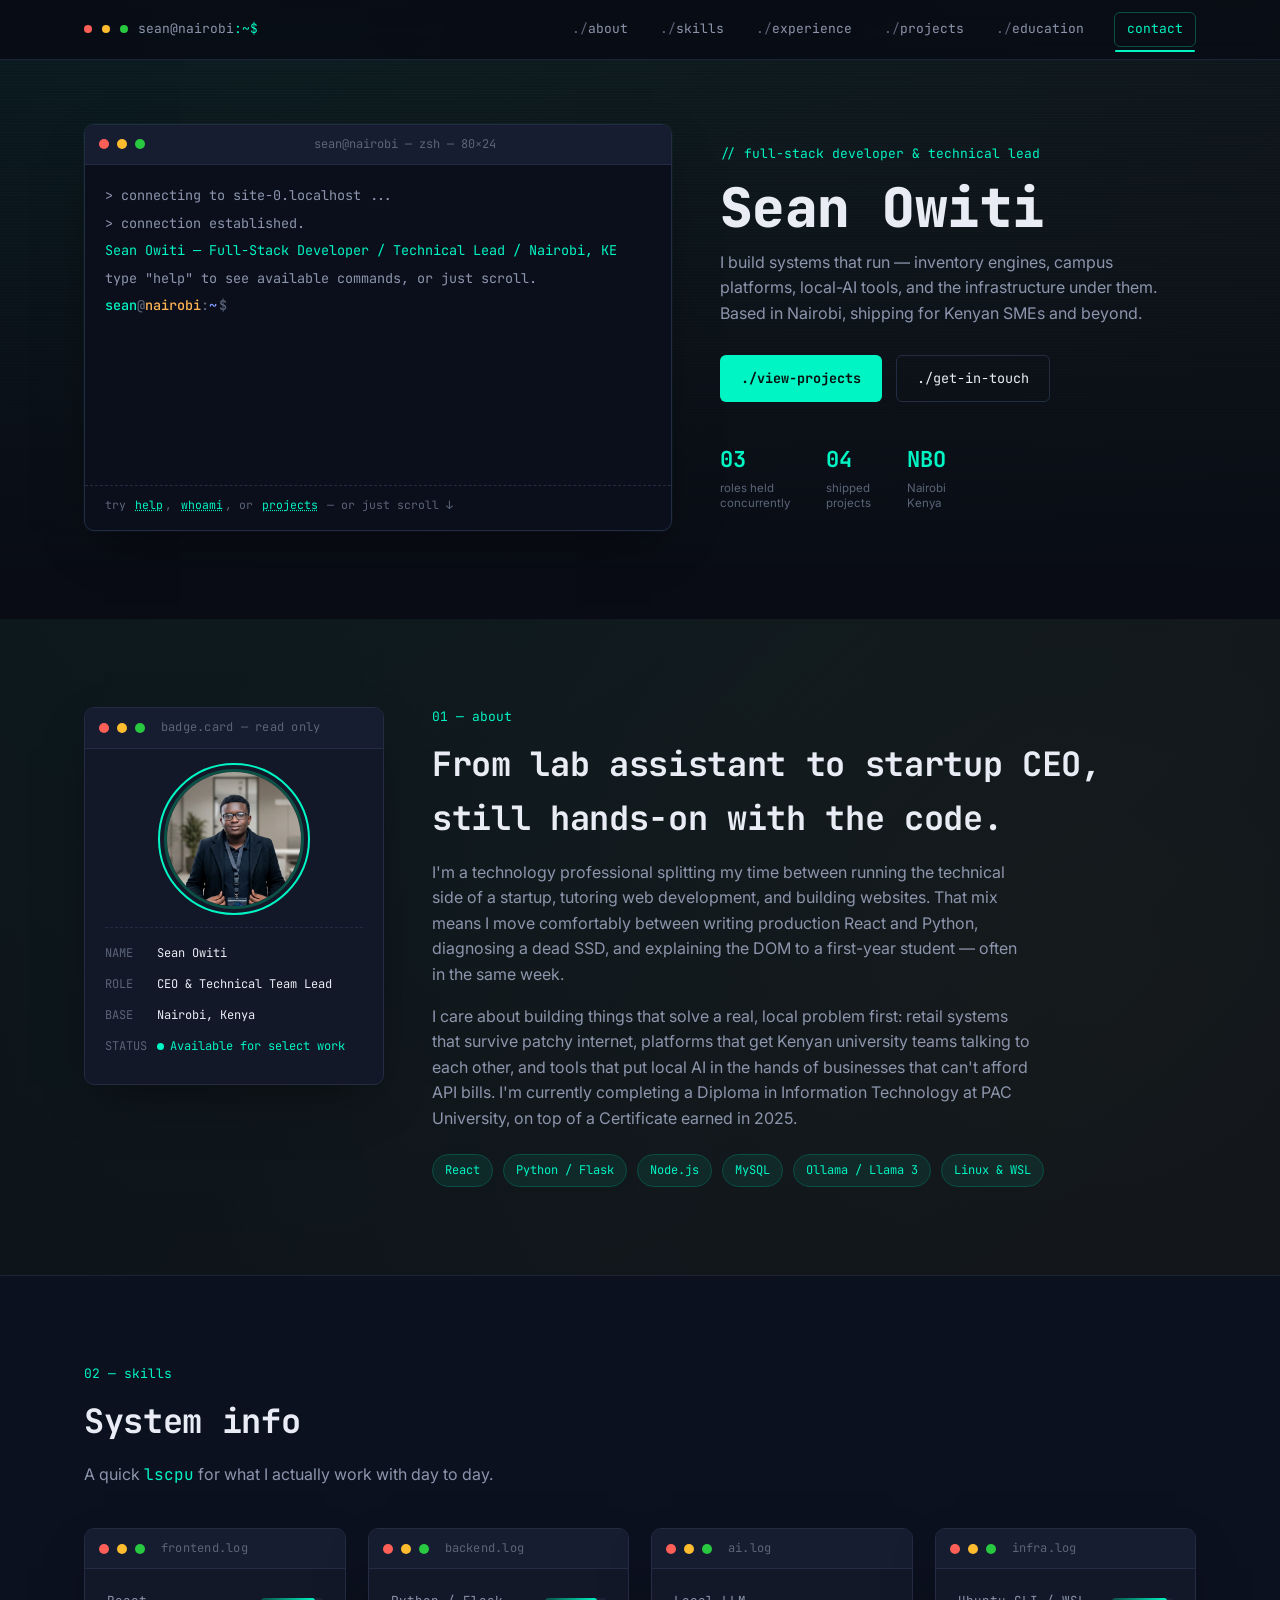
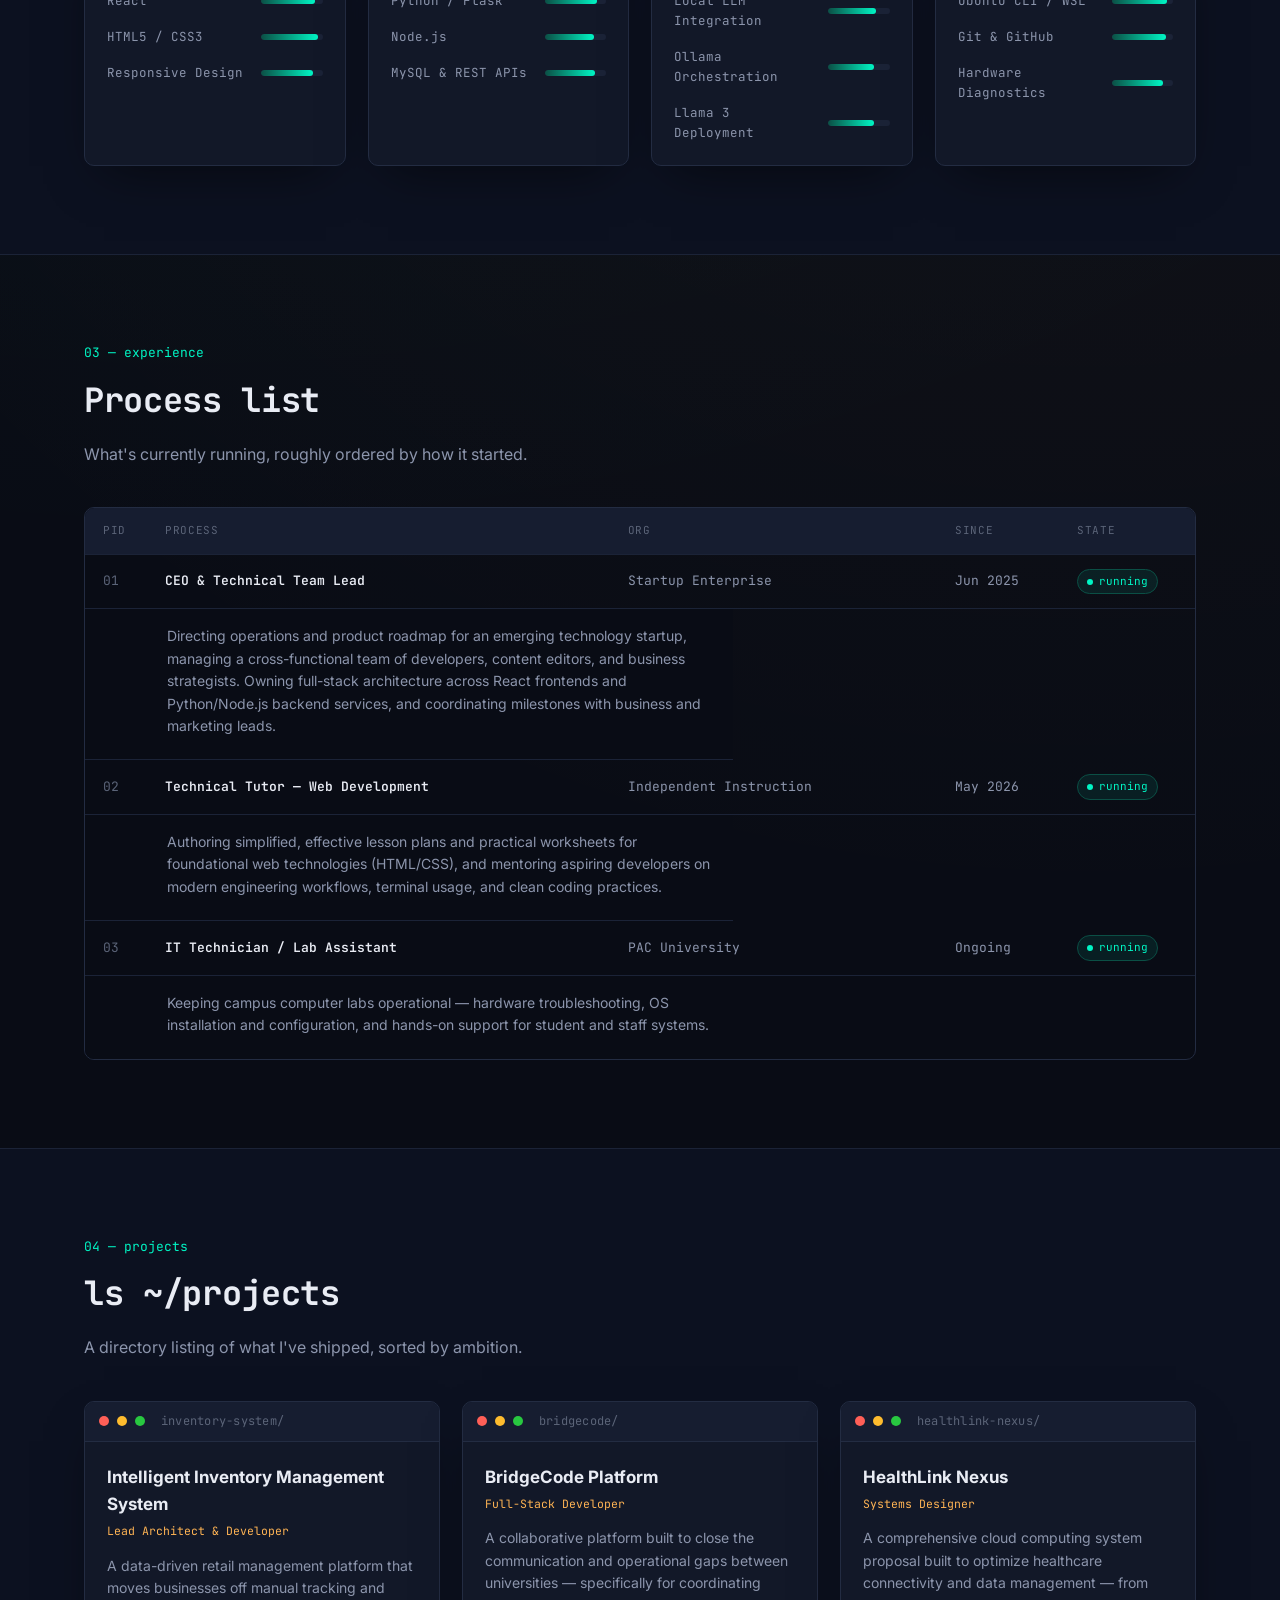
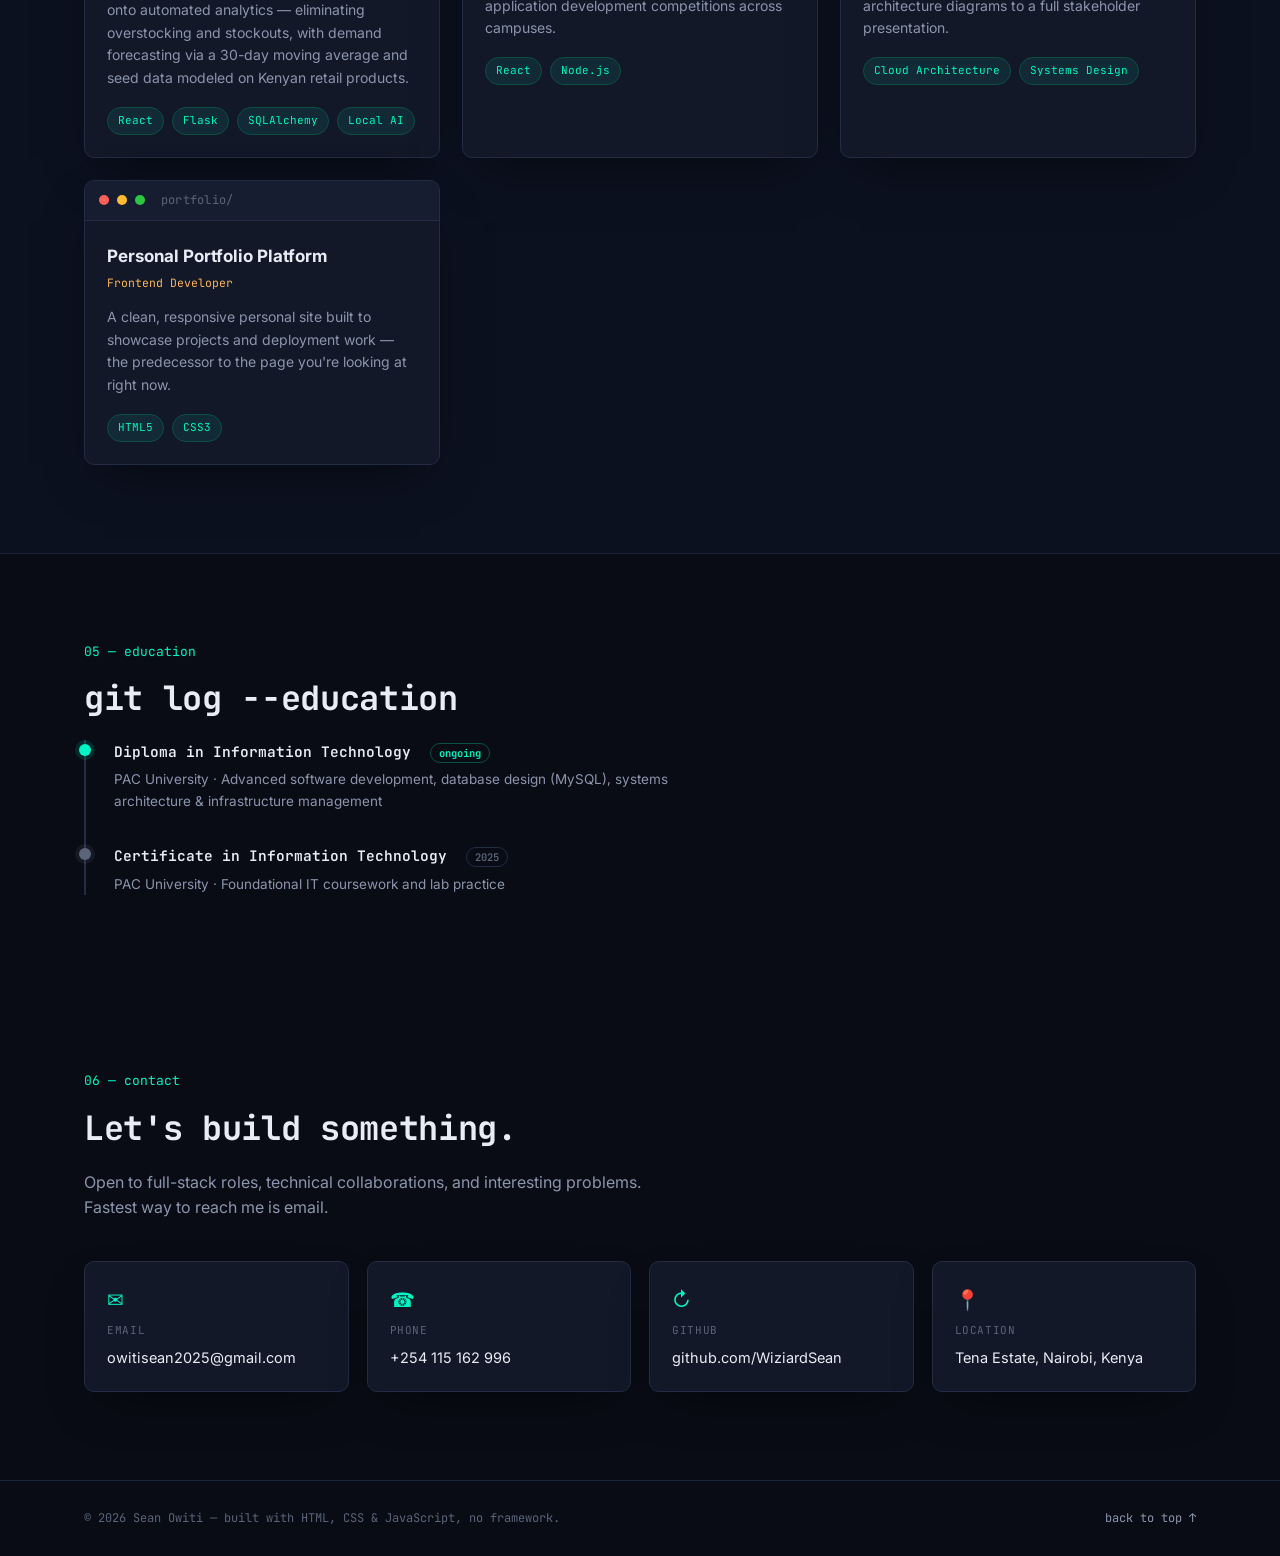
<file: index.html>
<!DOCTYPE html>
<html lang="en">
<head>
<meta charset="UTF-8">
<meta name="viewport" content="width=device-width, initial-scale=1.0">
<title>Sean Owiti — Full-Stack Developer &amp; Technical Lead</title>
<meta name="description" content="Sean Owiti — Full-stack developer, startup CEO, and IT professional based in Nairobi, Kenya.">
<link rel="preconnect" href="https://fonts.googleapis.com">
<link rel="preconnect" href="https://fonts.gstatic.com" crossorigin>
<link href="https://fonts.googleapis.com/css2?family=JetBrains+Mono:wght@400;500;600;700;800&family=Inter:wght@400;500;600;700;800&display=swap" rel="stylesheet">
<link rel="stylesheet" href="css/styles.css">
</head>
<body>

<!-- ================= NAV ================= -->
<header class="tabbar" id="tabbar">
  <div class="tabbar-inner">
    <a href="#top" class="tab-logo">
      <span class="dot dot-red"></span><span class="dot dot-yellow"></span><span class="dot dot-green"></span>
      <span class="tab-logo-text">sean@nairobi<span class="cursor-blink">:~$</span></span>
    </a>
    <nav class="tab-links" id="tab-links">
      <a href="#about" data-cmd="about">about</a>
      <a href="#skills" data-cmd="skills">skills</a>
      <a href="#experience" data-cmd="experience">experience</a>
      <a href="#projects" data-cmd="projects">projects</a>
      <a href="#education" data-cmd="education">education</a>
      <a href="#contact" data-cmd="contact" class="tab-cta">contact</a>
    </nav>
    <button class="tab-toggle" id="tab-toggle" aria-label="Toggle navigation" aria-expanded="false">
      <span></span><span></span><span></span>
    </button>
  </div>
</header>

<main id="top">

  <!-- ================= HERO / TERMINAL ================= -->
  <section class="hero" id="hero">
    <div class="hero-bg" aria-hidden="true"></div>
    <div class="hero-inner">

      <div class="terminal" id="terminal">
        <div class="terminal-titlebar">
          <span class="dot dot-red"></span><span class="dot dot-yellow"></span><span class="dot dot-green"></span>
          <span class="terminal-title">sean@nairobi — zsh — 80×24</span>
        </div>
        <div class="terminal-body" id="terminal-body" tabindex="0">
          <div class="terminal-log" id="terminal-log"></div>
          <div class="terminal-input-row">
            <span class="prompt"><span class="prompt-user">sean</span><span class="prompt-at">@</span><span class="prompt-host">nairobi</span><span class="prompt-colon">:</span><span class="prompt-path">~</span><span class="prompt-dollar">$</span></span>
            <input type="text" id="terminal-input" class="terminal-input" autocomplete="off" spellcheck="false" aria-label="Terminal command input">
            <span class="terminal-caret" aria-hidden="true"></span>
          </div>
        </div>
        <div class="terminal-hint">try <button class="hint-btn" data-fill="help">help</button>, <button class="hint-btn" data-fill="whoami">whoami</button>, or <button class="hint-btn" data-fill="projects">projects</button> — or just scroll ↓</div>
      </div>

      <div class="hero-side">
        <p class="eyebrow">// full-stack developer &amp; technical lead</p>
        <h1 class="hero-name">Sean Owiti</h1>
        <p class="hero-tagline">I build systems that run — inventory engines, campus platforms, local-AI tools, and the infrastructure under them. Based in Nairobi, shipping for Kenyan SMEs and beyond.</p>
        <div class="hero-actions">
          <a href="#projects" class="btn btn-primary">./view-projects</a>
          <a href="#contact" class="btn btn-ghost">./get-in-touch</a>
        </div>
        <div class="hero-stats">
          <div class="stat"><span class="stat-num">03</span><span class="stat-label">roles held<br>concurrently</span></div>
          <div class="stat"><span class="stat-num">04</span><span class="stat-label">shipped<br>projects</span></div>
          <div class="stat"><span class="stat-num">NBO</span><span class="stat-label">Nairobi<br>Kenya</span></div>
        </div>
      </div>

    </div>
  </section>

  <!-- ================= ABOUT ================= -->
  <section class="section" id="about">
    <div class="section-inner about-grid">
      <div class="panel id-badge">
        <div class="panel-titlebar">
          <span class="dot dot-red"></span><span class="dot dot-yellow"></span><span class="dot dot-green"></span>
          <span class="panel-title">badge.card — read only</span>
        </div>
        <div class="id-badge-body">
          <div class="id-photo-wrap">
            <img src="assets/sean.jpg" alt="Portrait of Sean Owiti" class="id-photo">
          </div>
          <div class="id-strip">
            <span class="id-label">NAME</span>
            <span class="id-value">Sean Owiti</span>
            <span class="id-label">ROLE</span>
            <span class="id-value">CEO &amp; Technical Team Lead</span>
            <span class="id-label">BASE</span>
            <span class="id-value">Nairobi, Kenya</span>
            <span class="id-label">STATUS</span>
            <span class="id-value id-status"><span class="pulse-dot"></span>Available for select work</span>
          </div>
        </div>
      </div>

      <div class="about-copy">
        <p class="section-eyebrow">01 — about</p>
        <h2 class="section-title">From lab assistant to startup CEO, still hands-on with the code.</h2>
        <p class="body-text">I'm a technology professional splitting my time between running the technical side of a startup, tutoring web development, and building websites. That mix means I move comfortably between writing production React and Python, diagnosing a dead SSD, and explaining the DOM to a first-year student — often in the same week.</p>
        <p class="body-text">I care about building things that solve a real, local problem first: retail systems that survive patchy internet, platforms that get Kenyan university teams talking to each other, and tools that put local AI in the hands of businesses that can't afford API bills. I'm currently completing a Diploma in Information Technology at PAC University, on top of a Certificate earned in 2025.</p>
        <div class="about-tags">
          <span class="tag">React</span>
          <span class="tag">Python / Flask</span>
          <span class="tag">Node.js</span>
          <span class="tag">MySQL</span>
          <span class="tag">Ollama / Llama 3</span>
          <span class="tag">Linux &amp; WSL</span>
        </div>
      </div>
    </div>
  </section>

  <!-- ================= SKILLS ================= -->
  <section class="section section-alt" id="skills">
    <div class="section-inner">
      <p class="section-eyebrow">02 — skills</p>
      <h2 class="section-title">System info</h2>
      <p class="section-sub">A quick <code>lscpu</code> for what I actually work with day to day.</p>

      <div class="skills-grid">
        <div class="panel skill-panel">
          <div class="panel-titlebar"><span class="dot dot-red"></span><span class="dot dot-yellow"></span><span class="dot dot-green"></span><span class="panel-title">frontend.log</span></div>
          <div class="panel-body">
            <ul class="skill-list">
              <li><span class="skill-name">React</span><span class="skill-bar"><span style="width:88%"></span></span></li>
              <li><span class="skill-name">HTML5 / CSS3</span><span class="skill-bar"><span style="width:92%"></span></span></li>
              <li><span class="skill-name">Responsive Design</span><span class="skill-bar"><span style="width:85%"></span></span></li>
            </ul>
          </div>
        </div>

        <div class="panel skill-panel">
          <div class="panel-titlebar"><span class="dot dot-red"></span><span class="dot dot-yellow"></span><span class="dot dot-green"></span><span class="panel-title">backend.log</span></div>
          <div class="panel-body">
            <ul class="skill-list">
              <li><span class="skill-name">Python / Flask</span><span class="skill-bar"><span style="width:86%"></span></span></li>
              <li><span class="skill-name">Node.js</span><span class="skill-bar"><span style="width:80%"></span></span></li>
              <li><span class="skill-name">MySQL &amp; REST APIs</span><span class="skill-bar"><span style="width:82%"></span></span></li>
            </ul>
          </div>
        </div>

        <div class="panel skill-panel">
          <div class="panel-titlebar"><span class="dot dot-red"></span><span class="dot dot-yellow"></span><span class="dot dot-green"></span><span class="panel-title">ai.log</span></div>
          <div class="panel-body">
            <ul class="skill-list">
              <li><span class="skill-name">Local LLM Integration</span><span class="skill-bar"><span style="width:78%"></span></span></li>
              <li><span class="skill-name">Ollama Orchestration</span><span class="skill-bar"><span style="width:75%"></span></span></li>
              <li><span class="skill-name">Llama 3 Deployment</span><span class="skill-bar"><span style="width:74%"></span></span></li>
            </ul>
          </div>
        </div>

        <div class="panel skill-panel">
          <div class="panel-titlebar"><span class="dot dot-red"></span><span class="dot dot-yellow"></span><span class="dot dot-green"></span><span class="panel-title">infra.log</span></div>
          <div class="panel-body">
            <ul class="skill-list">
              <li><span class="skill-name">Ubuntu CLI / WSL</span><span class="skill-bar"><span style="width:90%"></span></span></li>
              <li><span class="skill-name">Git &amp; GitHub</span><span class="skill-bar"><span style="width:88%"></span></span></li>
              <li><span class="skill-name">Hardware Diagnostics</span><span class="skill-bar"><span style="width:83%"></span></span></li>
            </ul>
          </div>
        </div>
      </div>
    </div>
  </section>

  <!-- ================= EXPERIENCE ================= -->
  <section class="section" id="experience">
    <div class="section-inner">
      <p class="section-eyebrow">03 — experience</p>
      <h2 class="section-title">Process list</h2>
      <p class="section-sub">What's currently running, roughly ordered by how it started.</p>

      <div class="proc-table">
        <div class="proc-row proc-header">
          <span>PID</span><span>PROCESS</span><span>ORG</span><span>SINCE</span><span>STATE</span>
        </div>

        <div class="proc-row">
          <span class="proc-pid">01</span>
          <span class="proc-name">CEO &amp; Technical Team Lead</span>
          <span class="proc-org">Startup Enterprise</span>
          <span class="proc-since">Jun 2025</span>
          <span class="proc-state proc-running">running</span>
        </div>
        <div class="proc-detail">Directing operations and product roadmap for an emerging technology startup, managing a cross-functional team of developers, content editors, and business strategists. Owning full-stack architecture across React frontends and Python/Node.js backend services, and coordinating milestones with business and marketing leads.</div>

        <div class="proc-row">
          <span class="proc-pid">02</span>
          <span class="proc-name">Technical Tutor — Web Development</span>
          <span class="proc-org">Independent Instruction</span>
          <span class="proc-since">May 2026</span>
          <span class="proc-state proc-running">running</span>
        </div>
        <div class="proc-detail">Authoring simplified, effective lesson plans and practical worksheets for foundational web technologies (HTML/CSS), and mentoring aspiring developers on modern engineering workflows, terminal usage, and clean coding practices.</div>

        <div class="proc-row">
          <span class="proc-pid">03</span>
          <span class="proc-name">IT Technician / Lab Assistant</span>
          <span class="proc-org">PAC University</span>
          <span class="proc-since">Ongoing</span>
          <span class="proc-state proc-running">running</span>
        </div>
        <div class="proc-detail">Keeping campus computer labs operational — hardware troubleshooting, OS installation and configuration, and hands-on support for student and staff systems.</div>
      </div>
    </div>
  </section>

  <!-- ================= PROJECTS ================= -->
  <section class="section section-alt" id="projects">
    <div class="section-inner">
      <p class="section-eyebrow">04 — projects</p>
      <h2 class="section-title">ls ~/projects</h2>
      <p class="section-sub">A directory listing of what I've shipped, sorted by ambition.</p>

      <div class="projects-grid">

        <article class="panel project-card">
          <div class="panel-titlebar"><span class="dot dot-red"></span><span class="dot dot-yellow"></span><span class="dot dot-green"></span><span class="panel-title">inventory-system/</span></div>
          <div class="panel-body">
            <h3 class="project-title">Intelligent Inventory Management System</h3>
            <p class="project-role">Lead Architect &amp; Developer</p>
            <p class="project-desc">A data-driven retail management platform that moves businesses off manual tracking and onto automated analytics — eliminating overstocking and stockouts, with demand forecasting via a 30-day moving average and seed data modeled on Kenyan retail products.</p>
            <div class="project-stack">
              <span class="tag tag-sm">React</span><span class="tag tag-sm">Flask</span><span class="tag tag-sm">SQLAlchemy</span><span class="tag tag-sm">Local AI</span>
            </div>
          </div>
        </article>

        <article class="panel project-card">
          <div class="panel-titlebar"><span class="dot dot-red"></span><span class="dot dot-yellow"></span><span class="dot dot-green"></span><span class="panel-title">bridgecode/</span></div>
          <div class="panel-body">
            <h3 class="project-title">BridgeCode Platform</h3>
            <p class="project-role">Full-Stack Developer</p>
            <p class="project-desc">A collaborative platform built to close the communication and operational gaps between universities — specifically for coordinating application development competitions across campuses.</p>
            <div class="project-stack">
              <span class="tag tag-sm">React</span><span class="tag tag-sm">Node.js</span>
            </div>
          </div>
        </article>

        <article class="panel project-card">
          <div class="panel-titlebar"><span class="dot dot-red"></span><span class="dot dot-yellow"></span><span class="dot dot-green"></span><span class="panel-title">healthlink-nexus/</span></div>
          <div class="panel-body">
            <h3 class="project-title">HealthLink Nexus</h3>
            <p class="project-role">Systems Designer</p>
            <p class="project-desc">A comprehensive cloud computing system proposal built to optimize healthcare connectivity and data management — from architecture diagrams to a full stakeholder presentation.</p>
            <div class="project-stack">
              <span class="tag tag-sm">Cloud Architecture</span><span class="tag tag-sm">Systems Design</span>
            </div>
          </div>
        </article>

        <article class="panel project-card">
          <div class="panel-titlebar"><span class="dot dot-red"></span><span class="dot dot-yellow"></span><span class="dot dot-green"></span><span class="panel-title">portfolio/</span></div>
          <div class="panel-body">
            <h3 class="project-title">Personal Portfolio Platform</h3>
            <p class="project-role">Frontend Developer</p>
            <p class="project-desc">A clean, responsive personal site built to showcase projects and deployment work — the predecessor to the page you're looking at right now.</p>
            <div class="project-stack">
              <span class="tag tag-sm">HTML5</span><span class="tag tag-sm">CSS3</span>
            </div>
          </div>
        </article>

      </div>
    </div>
  </section>

  <!-- ================= EDUCATION ================= -->
  <section class="section" id="education">
    <div class="section-inner">
      <p class="section-eyebrow">05 — education</p>
      <h2 class="section-title">git log --education</h2>

      <div class="commit-line">
        <div class="commit">
          <span class="commit-dot"></span>
          <div class="commit-body">
            <p class="commit-msg">Diploma in Information Technology <span class="commit-tag">ongoing</span></p>
            <p class="commit-meta">PAC University · Advanced software development, database design (MySQL), systems architecture &amp; infrastructure management</p>
          </div>
        </div>
        <div class="commit">
          <span class="commit-dot commit-dot-done"></span>
          <div class="commit-body">
            <p class="commit-msg">Certificate in Information Technology <span class="commit-tag commit-tag-done">2025</span></p>
            <p class="commit-meta">PAC University · Foundational IT coursework and lab practice</p>
          </div>
        </div>
      </div>
    </div>
  </section>

  <!-- ================= CONTACT ================= -->
  <section class="section section-contact" id="contact">
    <div class="section-inner">
      <p class="section-eyebrow">06 — contact</p>
      <h2 class="section-title">Let's build something.</h2>
      <p class="section-sub">Open to full-stack roles, technical collaborations, and interesting problems. Fastest way to reach me is email.</p>

      <div class="contact-grid">
        <a class="panel contact-card" href="mailto:owitisean2025@gmail.com">
          <span class="contact-icon" aria-hidden="true">&#9993;</span>
          <span class="contact-label">Email</span>
          <span class="contact-value">owitisean2025@gmail.com</span>
        </a>
        <a class="panel contact-card" href="tel:+254115162996">
          <span class="contact-icon" aria-hidden="true">&#9742;</span>
          <span class="contact-label">Phone</span>
          <span class="contact-value">+254 115 162 996</span>
        </a>
        <a class="panel contact-card" href="https://github.com/WiziardSean" target="_blank" rel="noopener">
          <span class="contact-icon" aria-hidden="true">&#8635;</span>
          <span class="contact-label">GitHub</span>
          <span class="contact-value">github.com/WiziardSean</span>
        </a>
        <div class="panel contact-card contact-card-static">
          <span class="contact-icon" aria-hidden="true">&#128205;</span>
          <span class="contact-label">Location</span>
          <span class="contact-value">Tena Estate, Nairobi, Kenya</span>
        </div>
      </div>
    </div>
  </section>

</main>

<footer class="footer">
  <div class="section-inner footer-inner">
    <span>&copy; <span id="year"></span> Sean Owiti — built with HTML, CSS &amp; JavaScript, no framework.</span>
    <a href="#top" class="footer-top">back to top ↑</a>
  </div>
</footer>

<script src="js/script.js"></script>
</body>
</html>
</file>
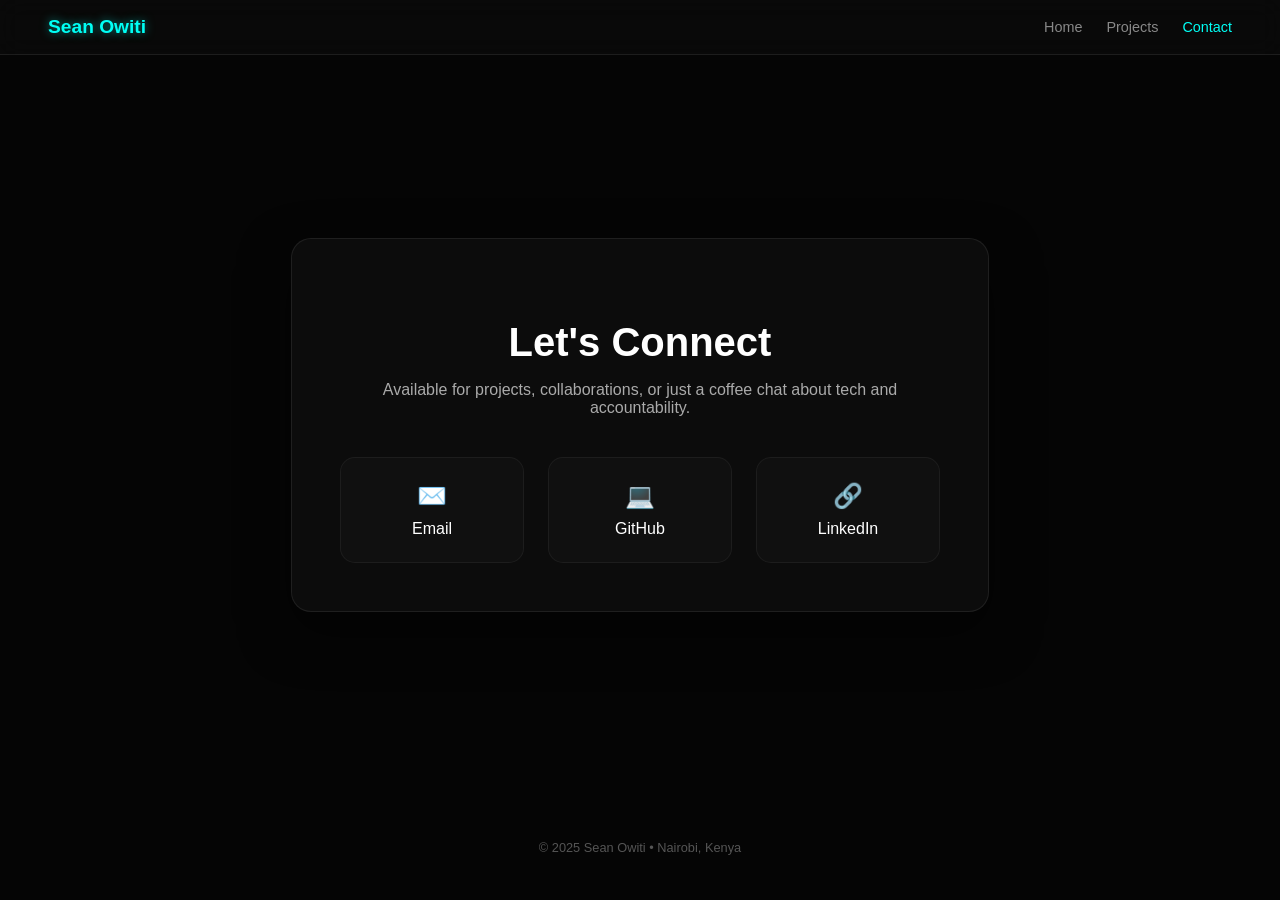
<file: contact.html>
<!DOCTYPE html>
<html lang="en">
<head>
  <meta charset="UTF-8" />
  <meta name="viewport" content="width=device-width, initial-scale=1.0" />
  <title>Contact | Sean Owiti</title>
  <style>
    body {
      background: #050505;
      color: #eaeaea;
      font-family: "Poppins", sans-serif;
      margin: 0;
      display: flex;
      flex-direction: column;
      min-height: 100vh;
    }

    header {
      background: rgba(255, 255, 255, 0.02);
      backdrop-filter: blur(12px);
      border-bottom: 1px solid rgba(255, 255, 255, 0.08);
      padding: 1rem 3rem;
      position: sticky;
      top: 0;
      z-index: 100;
    }

    nav {
      display: flex;
      justify-content: space-between;
      align-items: center;
      max-width: 1200px;
      margin: 0 auto;
      width: 100%;
    }

    header h1 {
      font-size: 1.2rem;
      color: #00fff5;
      text-shadow: 0 0 10px rgba(0, 255, 245, 0.5);
      margin: 0;
    }

    nav ul {
      list-style: none;
      display: flex;
      gap: 1.5rem;
      margin: 0;
      padding: 0;
    }

    nav ul li a {
      color: #888;
      text-decoration: none;
      font-size: 0.9rem;
      transition: 0.3s;
    }

    nav ul li a:hover, nav ul li a.active {
      color: #00fff5;
    }

    .contact-container {
      flex: 1;
      display: flex;
      justify-content: center;
      align-items: center;
      padding: 4rem 2rem;
    }

    .contact-card {
      background: rgba(255, 255, 255, 0.03);
      border: 1px solid rgba(255, 255, 255, 0.08);
      border-radius: 20px;
      padding: 3rem;
      max-width: 600px;
      width: 100%;
      text-align: center;
      box-shadow: 0 20px 50px rgba(0, 0, 0, 0.5);
    }

    .contact-card h2 {
      font-size: 2.5rem;
      margin-bottom: 1rem;
      color: #fff;
    }

    .contact-card p {
      color: #aaa;
      margin-bottom: 2.5rem;
    }

    .grid {
      display: grid;
      grid-template-columns: repeat(3, 1fr);
      gap: 1.5rem;
    }

    .grid-item {
      padding: 1.5rem;
      background: rgba(255, 255, 255, 0.02);
      border: 1px solid rgba(255, 255, 255, 0.05);
      border-radius: 15px;
      text-decoration: none;
      color: #fff;
      transition: all 0.3s ease;
      display: flex;
      flex-direction: column;
      align-items: center;
      gap: 10px;
    }

    .grid-item:hover {
      background: rgba(0, 255, 245, 0.05);
      border-color: #00fff5;
      transform: translateY(-5px);
    }

    .icon {
      font-size: 1.5rem;
      color: #00fff5;
    }

    footer {
      padding: 2rem;
      text-align: center;
      color: #555;
      font-size: 0.8rem;
    }
  </style>
</head>
<body>

  <header>
    <nav>
      <h1>Sean Owiti</h1>
      <ul>
        <li><a href="index.html">Home</a></li>
        <li><a href="projects.html">Projects</a></li>
        <li><a href="contact.html" class="active">Contact</a></li>
      </ul>
    </nav>
  </header>

  <main class="contact-container">
    <div class="contact-card">
      <h2>Let's Connect</h2>
      <p>Available for projects, collaborations, or just a coffee chat about tech and accountability.</p>
      
      <div class="grid">
        <a href="mailto:owitisean2025@email.com" class="grid-item">
          <span class="icon">✉️</span>
          <span>Email</span>
        </a>
        <a href="https://github.com/WiziardSean" target="_blank" class="grid-item">
          <span class="icon">💻</span>
          <span>GitHub</span>
        </a>
        <a href="https://www.linkedin.com/in/sean-owiti-a53bba388/" target="_blank" class="grid-item">
          <span class="icon">🔗</span>
          <span>LinkedIn</span>
        </a>
      </div>
    </div>
  </main>

  <footer>
    <p>© 2025 Sean Owiti • Nairobi, Kenya</p>
  </footer>

</body>
</html>
</file>
<file: css/styles.css>
/* =========================================================
   TOKENS
========================================================= */
:root{
  --bg:            #090C15;
  --bg-alt:        #0C1120;
  --panel:         #121828;
  --panel-2:       #161D30;
  --border:        #232C42;
  --border-soft:   #1B2337;
  --text:          #E9ECF4;
  --text-muted:    #8C95AC;
  --text-dim:      #5B6478;
  --accent:        #00F5C4;
  --accent-dim:    #0B4F45;
  --accent-2:      #FFB454;
  --red:           #FF5F57;
  --yellow:        #FEBC2E;
  --green:         #28C840;
  --font-mono:     'JetBrains Mono', ui-monospace, SFMono-Regular, Menlo, monospace;
  --font-body:     'Inter', -apple-system, BlinkMacSystemFont, sans-serif;
  --radius:        10px;
  --radius-sm:     6px;
  --maxw:          1160px;
  --shadow-panel:  0 20px 50px -20px rgba(0,0,0,0.6);
}

@media (prefers-reduced-motion: reduce){
  *{ animation-duration: 0.001ms !important; animation-iteration-count: 1 !important; transition-duration: 0.001ms !important; scroll-behavior: auto !important; }
}

*, *::before, *::after{ box-sizing: border-box; }
html{ scroll-behavior: smooth; }
html, body{ margin:0; padding:0; }

body{
  background: var(--bg);
  color: var(--text);
  font-family: var(--font-body);
  line-height: 1.6;
  -webkit-font-smoothing: antialiased;
  background-image:
    radial-gradient(circle at 15% 0%, rgba(0,245,196,0.06), transparent 45%),
    radial-gradient(circle at 85% 20%, rgba(255,180,84,0.05), transparent 40%);
}

a{ color: inherit; text-decoration: none; }
ul{ list-style: none; margin:0; padding:0; }
img{ max-width:100%; display:block; }
code{ font-family: var(--font-mono); color: var(--accent); }

:focus-visible{
  outline: 2px solid var(--accent);
  outline-offset: 3px;
  border-radius: 4px;
}

.section-inner{
  max-width: var(--maxw);
  margin: 0 auto;
  padding: 0 24px;
}

/* =========================================================
   SHARED: traffic-light dots / panel chrome
========================================================= */
.dot{ width:10px; height:10px; border-radius:50%; display:inline-block; }
.dot-red{ background: var(--red); }
.dot-yellow{ background: var(--yellow); }
.dot-green{ background: var(--green); }

.panel{
  background: var(--panel);
  border: 1px solid var(--border);
  border-radius: var(--radius);
  box-shadow: var(--shadow-panel);
  overflow: hidden;
}
.panel-titlebar{
  display:flex; align-items:center; gap:8px;
  padding: 10px 14px;
  background: var(--panel-2);
  border-bottom: 1px solid var(--border);
}
.panel-title{
  margin-left: 8px;
  font-family: var(--font-mono);
  font-size: 12px;
  color: var(--text-dim);
  letter-spacing: 0.02em;
}
.panel-body{ padding: 22px; }

/* =========================================================
   NAV / TABBAR
========================================================= */
.tabbar{
  position: sticky; top:0; z-index: 100;
  background: rgba(9,12,21,0.85);
  backdrop-filter: blur(10px);
  border-bottom: 1px solid var(--border-soft);
}
.tabbar-inner{
  max-width: var(--maxw);
  margin: 0 auto;
  padding: 12px 24px;
  display:flex; align-items:center; justify-content: space-between;
  gap: 20px;
}
.tab-logo{
  display:flex; align-items:center; gap:10px;
  font-family: var(--font-mono);
}
.tab-logo .dot{ width:8px; height:8px; }
.tab-logo-text{ font-size: 13px; color: var(--text-muted); }
.cursor-blink{
  display:inline-block;
  animation: blink 1.1s steps(1) infinite;
  color: var(--accent);
}
@keyframes blink{ 50%{ opacity: 0; } }

.tab-links{
  display:flex; align-items:center; gap: 28px;
  font-family: var(--font-mono);
  font-size: 13px;
}
.tab-links a{
  color: var(--text-muted);
  position: relative;
  padding: 4px 2px;
  transition: color .15s ease;
}
.tab-links a::before{ content:"./"; color: var(--text-dim); }
.tab-links a:hover, .tab-links a.active{ color: var(--accent); }
.tab-links a.active::after{
  content:"";
  position:absolute; left:0; right:0; bottom:-6px;
  height:2px; background: var(--accent);
  border-radius: 2px;
}
.tab-cta{
  border: 1px solid var(--accent-dim);
  padding: 6px 12px !important;
  border-radius: var(--radius-sm);
  color: var(--accent) !important;
}
.tab-cta::before{ display:none; }

.tab-toggle{
  display:none;
  flex-direction: column; justify-content: center; gap: 4px;
  width: 32px; height: 28px;
  background: none; border: none; cursor: pointer;
}
.tab-toggle span{ height: 2px; width: 100%; background: var(--text); border-radius: 2px; }

/* =========================================================
   HERO
========================================================= */
.hero{
  position: relative;
  padding: 64px 0 88px;
  overflow: hidden;
}
.hero-bg{
  position:absolute; inset:0;
  background:
    linear-gradient(180deg, transparent, var(--bg) 92%),
    repeating-linear-gradient(0deg, rgba(255,255,255,0.015) 0px, rgba(255,255,255,0.015) 1px, transparent 1px, transparent 3px);
  pointer-events:none;
}
.hero-inner{
  position: relative;
  max-width: var(--maxw);
  margin: 0 auto;
  padding: 0 24px;
  display: grid;
  grid-template-columns: minmax(0,1.05fr) minmax(0,0.85fr);
  gap: 48px;
  align-items: center;
}

/* ---- terminal ---- */
.terminal{
  border-radius: var(--radius);
  overflow: hidden;
  border: 1px solid var(--border);
  background: #0B0F1C;
  box-shadow: var(--shadow-panel), 0 0 0 1px rgba(0,245,196,0.03);
}
.terminal-titlebar{
  display:flex; align-items:center; gap:8px;
  padding: 10px 14px;
  background: var(--panel-2);
  border-bottom: 1px solid var(--border);
}
.terminal-title{
  margin: 0 auto;
  font-family: var(--font-mono);
  font-size: 12px;
  color: var(--text-dim);
}
.terminal-body{
  padding: 20px;
  font-family: var(--font-mono);
  font-size: 13.5px;
  min-height: 320px;
  max-height: 420px;
  overflow-y: auto;
  cursor: text;
}
.terminal-body::-webkit-scrollbar{ width: 8px; }
.terminal-body::-webkit-scrollbar-thumb{ background: var(--border); border-radius: 4px; }

.terminal-log p{ margin: 0 0 6px; color: var(--text-muted); white-space: pre-wrap; }
.terminal-log .line-cmd{ color: var(--text); }
.terminal-log .line-cmd::before{ content: "sean@nairobi:~$ "; color: var(--accent); }
.terminal-log .line-accent{ color: var(--accent); }
.terminal-log .line-error{ color: var(--accent-2); }

.terminal-input-row{
  display:flex; align-items:center; gap: 8px;
  margin-top: 4px;
}
.prompt{ white-space: nowrap; font-weight:500; }
.prompt-user{ color: var(--accent); }
.prompt-at, .prompt-colon{ color: var(--text-dim); }
.prompt-host{ color: var(--accent-2); }
.prompt-path{ color: #7C9CFF; }
.prompt-dollar{ color: var(--text-dim); margin-left: 2px; }

.terminal-input{
  flex: 1;
  background: transparent;
  border: none;
  outline: none;
  color: var(--text);
  font-family: var(--font-mono);
  font-size: 13.5px;
  caret-color: var(--accent);
}
.terminal-hint{
  padding: 10px 20px 16px;
  font-family: var(--font-mono);
  font-size: 11.5px;
  color: var(--text-dim);
  border-top: 1px dashed var(--border);
}
.hint-btn{
  background: none; border: none; cursor: pointer;
  color: var(--accent);
  font-family: var(--font-mono);
  font-size: 11.5px;
  padding: 0 2px;
  text-decoration: underline dotted;
}

/* ---- hero side copy ---- */
.eyebrow{
  font-family: var(--font-mono);
  font-size: 13px;
  color: var(--accent);
  margin: 0 0 14px;
}
.hero-name{
  font-family: var(--font-mono);
  font-size: clamp(2.4rem, 5vw, 3.4rem);
  font-weight: 800;
  margin: 0 0 14px;
  line-height: 1.05;
  letter-spacing: -0.01em;
}
.hero-tagline{
  color: var(--text-muted);
  font-size: 16px;
  max-width: 46ch;
  margin: 0 0 28px;
}
.hero-actions{ display:flex; gap:14px; flex-wrap: wrap; margin-bottom: 40px; }

.btn{
  font-family: var(--font-mono);
  font-size: 13.5px;
  padding: 12px 20px;
  border-radius: var(--radius-sm);
  border: 1px solid transparent;
  transition: transform .15s ease, background .15s ease, border-color .15s ease;
  display:inline-block;
}
.btn-primary{
  background: var(--accent);
  color: #06120F;
  font-weight: 700;
}
.btn-primary:hover{ transform: translateY(-2px); }
.btn-ghost{
  border-color: var(--border);
  color: var(--text);
}
.btn-ghost:hover{ border-color: var(--accent); color: var(--accent); transform: translateY(-2px); }

.hero-stats{ display:flex; gap: 36px; }
.stat{ display:flex; flex-direction: column; }
.stat-num{
  font-family: var(--font-mono);
  font-size: 22px;
  font-weight: 700;
  color: var(--accent);
}
.stat-label{
  font-size: 11.5px;
  color: var(--text-dim);
  margin-top: 4px;
  line-height: 1.3;
}

/* =========================================================
   SECTIONS (generic)
========================================================= */
.section{ padding: 88px 0; }
.section-alt{ background: var(--bg-alt); border-top: 1px solid var(--border-soft); border-bottom: 1px solid var(--border-soft); }
.section-eyebrow{
  font-family: var(--font-mono);
  color: var(--accent);
  font-size: 13px;
  margin: 0 0 10px;
}
.section-title{
  font-family: var(--font-mono);
  font-size: clamp(1.6rem, 3vw, 2.1rem);
  font-weight: 700;
  margin: 0 0 14px;
  letter-spacing: -0.01em;
}
.section-sub{ color: var(--text-muted); max-width: 60ch; margin: 0 0 40px; }
.body-text{ color: var(--text-muted); margin: 0 0 16px; max-width: 60ch; }

.reveal{ opacity: 0; transform: translateY(18px); transition: opacity .6s ease, transform .6s ease; }
.reveal.is-visible{ opacity: 1; transform: translateY(0); }

/* =========================================================
   ABOUT
========================================================= */
.about-grid{
  display: grid;
  grid-template-columns: 300px 1fr;
  gap: 48px;
  align-items: start;
}
.id-badge{ position: sticky; top: 90px; }
.id-badge-body{ padding: 20px; text-align:center; }
.id-photo-wrap{
  width: 140px; height: 140px;
  margin: 0 auto 18px;
  border-radius: 50%;
  overflow: hidden;
  border: 3px solid var(--accent-dim);
  outline: 2px solid var(--accent);
  outline-offset: 4px;
}
.id-photo{ width:100%; height:100%; object-fit: cover; }
.id-strip{
  display: grid;
  grid-template-columns: auto 1fr;
  gap: 4px 10px;
  text-align: left;
  font-family: var(--font-mono);
  font-size: 12px;
  border-top: 1px dashed var(--border);
  padding-top: 16px;
}
.id-label{ color: var(--text-dim); }
.id-value{ color: var(--text); margin-bottom: 8px; }
.id-status{ display:flex; align-items:center; gap:6px; color: var(--accent); }
.pulse-dot{
  width:7px; height:7px; border-radius:50%;
  background: var(--accent);
  box-shadow: 0 0 0 0 rgba(0,245,196,0.6);
  animation: pulse 2s infinite;
}
@keyframes pulse{
  0%{ box-shadow: 0 0 0 0 rgba(0,245,196,0.5); }
  70%{ box-shadow: 0 0 0 8px rgba(0,245,196,0); }
  100%{ box-shadow: 0 0 0 0 rgba(0,245,196,0); }
}

.about-tags{ display:flex; flex-wrap: wrap; gap: 10px; margin-top: 22px; }
.tag{
  font-family: var(--font-mono);
  font-size: 12px;
  color: var(--accent);
  background: rgba(0,245,196,0.08);
  border: 1px solid var(--accent-dim);
  padding: 6px 12px;
  border-radius: 999px;
}
.tag-sm{ font-size: 11px; padding: 4px 10px; }

/* =========================================================
   SKILLS
========================================================= */
.skills-grid{
  display: grid;
  grid-template-columns: repeat(auto-fit, minmax(240px, 1fr));
  gap: 22px;
}
.skill-list li{
  display:flex; align-items: center; gap: 14px;
  margin-bottom: 16px;
}
.skill-list li:last-child{ margin-bottom: 0; }
.skill-name{
  font-family: var(--font-mono);
  font-size: 12.5px;
  color: var(--text-muted);
  width: 140px;
  flex-shrink: 0;
}
.skill-bar{
  flex:1;
  height: 6px;
  background: var(--border-soft);
  border-radius: 4px;
  overflow: hidden;
}
.skill-bar span{
  display:block; height:100%;
  width: 0;
  background: linear-gradient(90deg, var(--accent-dim), var(--accent));
  border-radius: 4px;
  transition: width 1.1s cubic-bezier(.2,.8,.2,1);
}
.skill-bar.filled span{ width: var(--target, 80%); }

/* =========================================================
   EXPERIENCE — process table
========================================================= */
.proc-table{
  font-family: var(--font-mono);
  font-size: 13px;
  border: 1px solid var(--border);
  border-radius: var(--radius);
  overflow: hidden;
}
.proc-row{
  display: grid;
  grid-template-columns: 50px 2fr 1.4fr 110px 100px;
  gap: 12px;
  align-items: center;
  padding: 14px 18px;
  border-bottom: 1px solid var(--border-soft);
}
.proc-header{
  background: var(--panel-2);
  color: var(--text-dim);
  font-size: 11px;
  text-transform: uppercase;
  letter-spacing: 0.06em;
}
.proc-pid{ color: var(--text-dim); }
.proc-name{ color: var(--text); font-weight: 600; }
.proc-org{ color: var(--text-muted); }
.proc-since{ color: var(--text-muted); }
.proc-state{
  display:inline-flex; align-items:center; gap:6px;
  font-size: 11px;
  padding: 3px 9px;
  border-radius: 999px;
  width: fit-content;
}
.proc-running{ color: var(--accent); background: rgba(0,245,196,0.08); border: 1px solid var(--accent-dim); }
.proc-running::before{ content:""; width:6px; height:6px; border-radius:50%; background: var(--accent); }

.proc-detail{
  font-family: var(--font-body);
  font-size: 14px;
  color: var(--text-muted);
  background: var(--bg);
  padding: 16px 18px 22px 82px;
  border-bottom: 1px solid var(--border-soft);
  max-width: 72ch;
}
.proc-detail:last-child{ border-bottom: none; }

/* =========================================================
   PROJECTS
========================================================= */
.projects-grid{
  display: grid;
  grid-template-columns: repeat(auto-fit, minmax(280px, 1fr));
  gap: 22px;
}
.project-card{ transition: transform .2s ease, border-color .2s ease; }
.project-card:hover{ transform: translateY(-4px); border-color: var(--accent-dim); }
.project-title{ font-size: 17px; margin: 0 0 4px; }
.project-role{
  font-family: var(--font-mono);
  font-size: 11.5px;
  color: var(--accent-2);
  margin: 0 0 14px;
}
.project-desc{ color: var(--text-muted); font-size: 14px; margin: 0 0 18px; }
.project-stack{ display:flex; flex-wrap: wrap; gap: 8px; }

/* =========================================================
   EDUCATION — commit line
========================================================= */
.commit-line{
  position: relative;
  padding-left: 28px;
  border-left: 2px solid var(--border);
  max-width: 640px;
}
.commit{ position: relative; padding-bottom: 32px; }
.commit:last-child{ padding-bottom: 0; }
.commit-dot{
  position: absolute; left: -35px; top: 4px;
  width: 12px; height: 12px; border-radius: 50%;
  background: var(--accent);
  box-shadow: 0 0 0 4px rgba(0,245,196,0.12);
}
.commit-dot-done{ background: var(--text-dim); box-shadow: 0 0 0 4px rgba(139,148,171,0.1); }
.commit-msg{ font-family: var(--font-mono); font-weight: 600; margin: 0 0 6px; font-size: 14.5px; }
.commit-tag{
  font-size: 10.5px;
  color: var(--accent);
  border: 1px solid var(--accent-dim);
  padding: 2px 8px;
  border-radius: 999px;
  margin-left: 10px;
  vertical-align: middle;
}
.commit-tag-done{ color: var(--text-dim); border-color: var(--border); }
.commit-meta{ color: var(--text-muted); font-size: 13.5px; margin: 0; }

/* =========================================================
   CONTACT
========================================================= */
.contact-grid{
  display: grid;
  grid-template-columns: repeat(auto-fit, minmax(220px, 1fr));
  gap: 18px;
}
.contact-card{
  padding: 22px;
  display:flex; flex-direction: column; gap: 6px;
  transition: transform .2s ease, border-color .2s ease;
}
.contact-card:not(.contact-card-static):hover{ transform: translateY(-4px); border-color: var(--accent); }
.contact-card-static{ cursor: default; }
.contact-icon{ font-size: 20px; color: var(--accent); }
.contact-label{ font-family: var(--font-mono); font-size: 11px; color: var(--text-dim); text-transform: uppercase; letter-spacing: 0.06em; }
.contact-value{ font-size: 14.5px; color: var(--text); word-break: break-word; }

/* =========================================================
   FOOTER
========================================================= */
.footer{ border-top: 1px solid var(--border-soft); padding: 28px 0; }
.footer-inner{
  display:flex; justify-content: space-between; align-items:center; gap: 16px; flex-wrap: wrap;
  font-family: var(--font-mono);
  font-size: 12px;
  color: var(--text-dim);
}
.footer-top{ color: var(--text-muted); }
.footer-top:hover{ color: var(--accent); }

/* =========================================================
   RESPONSIVE
========================================================= */
@media (max-width: 980px){
  .hero-inner{ grid-template-columns: 1fr; }
  .about-grid{ grid-template-columns: 1fr; }
  .id-badge{ position: static; max-width: 320px; margin: 0 auto; }
  .proc-row{ grid-template-columns: 40px 1.6fr 1fr; }
  .proc-since, .proc-state{ display:none; }
  .proc-detail{ padding-left: 18px; }
}

@media (max-width: 720px){
  .tab-links{
    position: absolute; top: 100%; left:0; right:0;
    background: var(--bg);
    border-bottom: 1px solid var(--border-soft);
    flex-direction: column;
    align-items: flex-start;
    padding: 18px 24px 24px;
    gap: 18px;
    display: none;
  }
  .tab-links.open{ display: flex; }
  .tab-toggle{ display: flex; }
  .hero{ padding: 40px 0 60px; }
  .terminal-body{ min-height: 260px; }
  .hero-stats{ gap: 24px; flex-wrap: wrap; }
  .section{ padding: 64px 0; }
}
</file>
